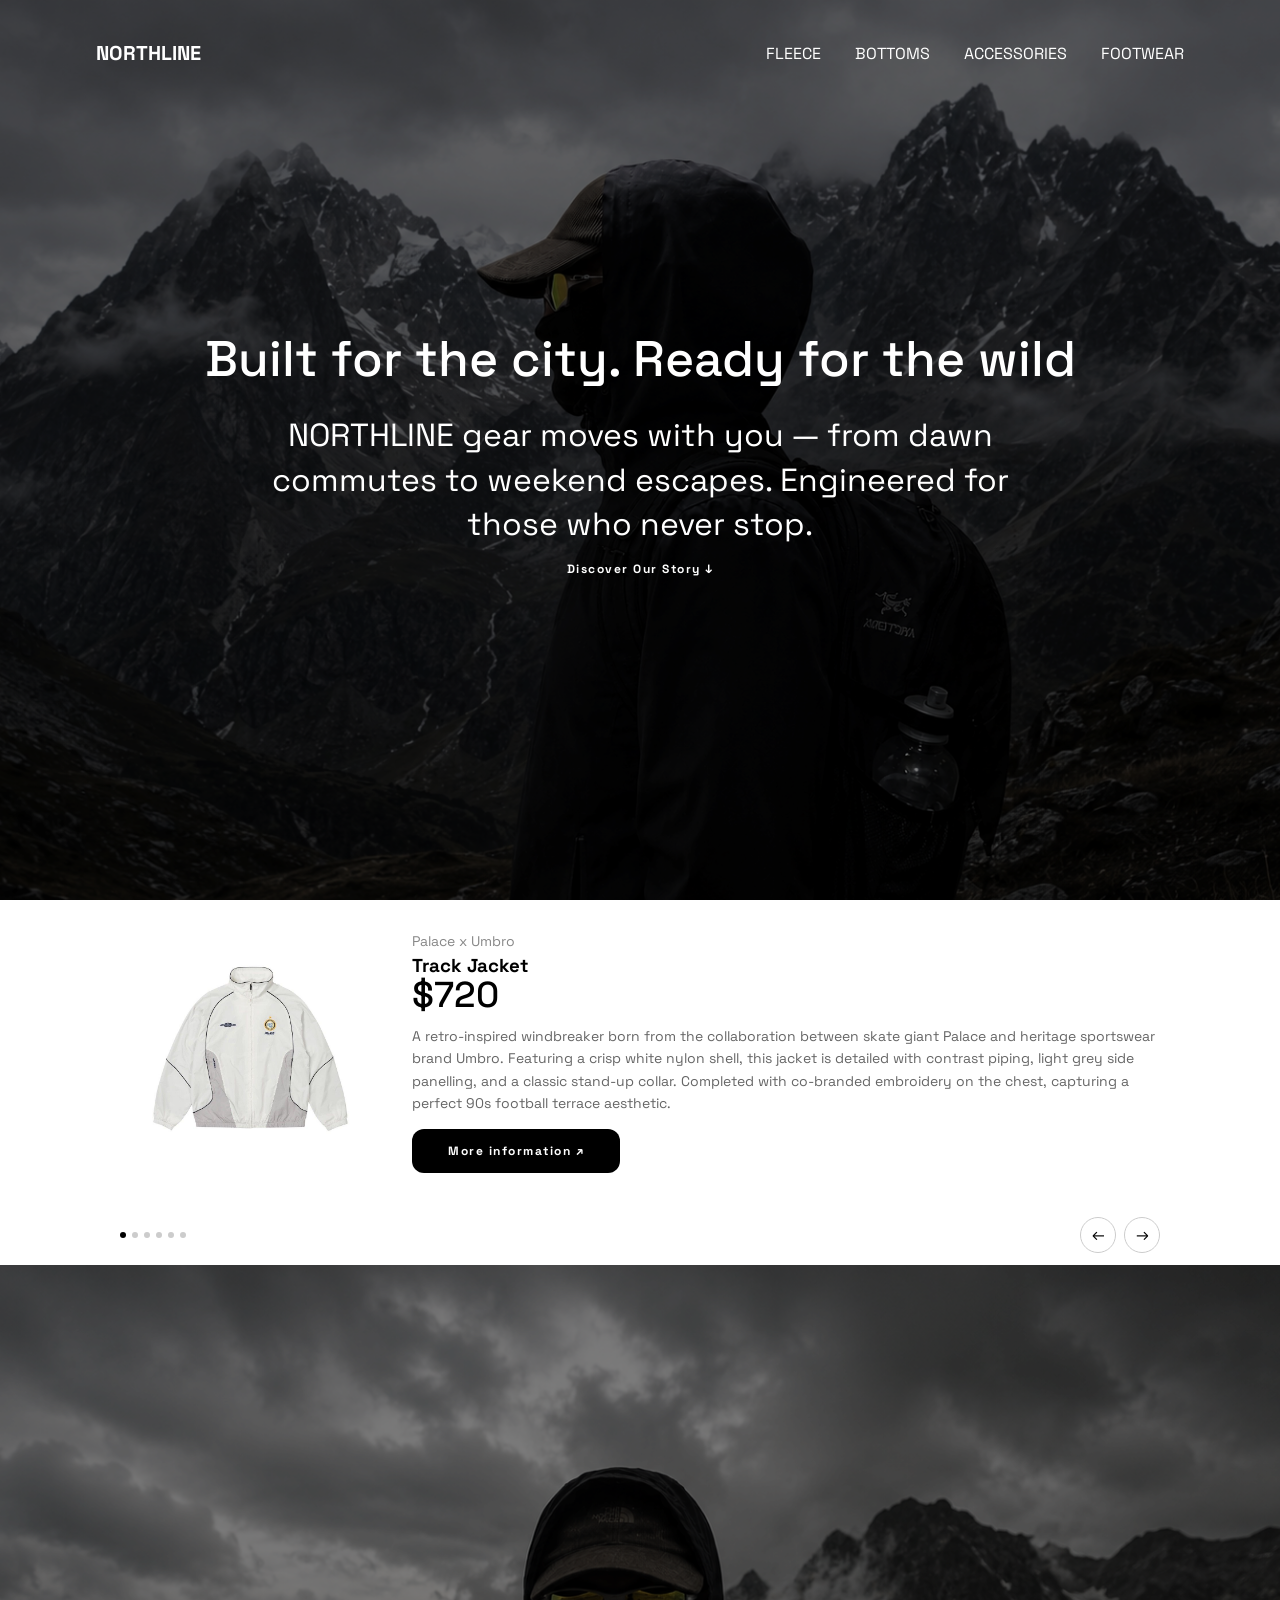
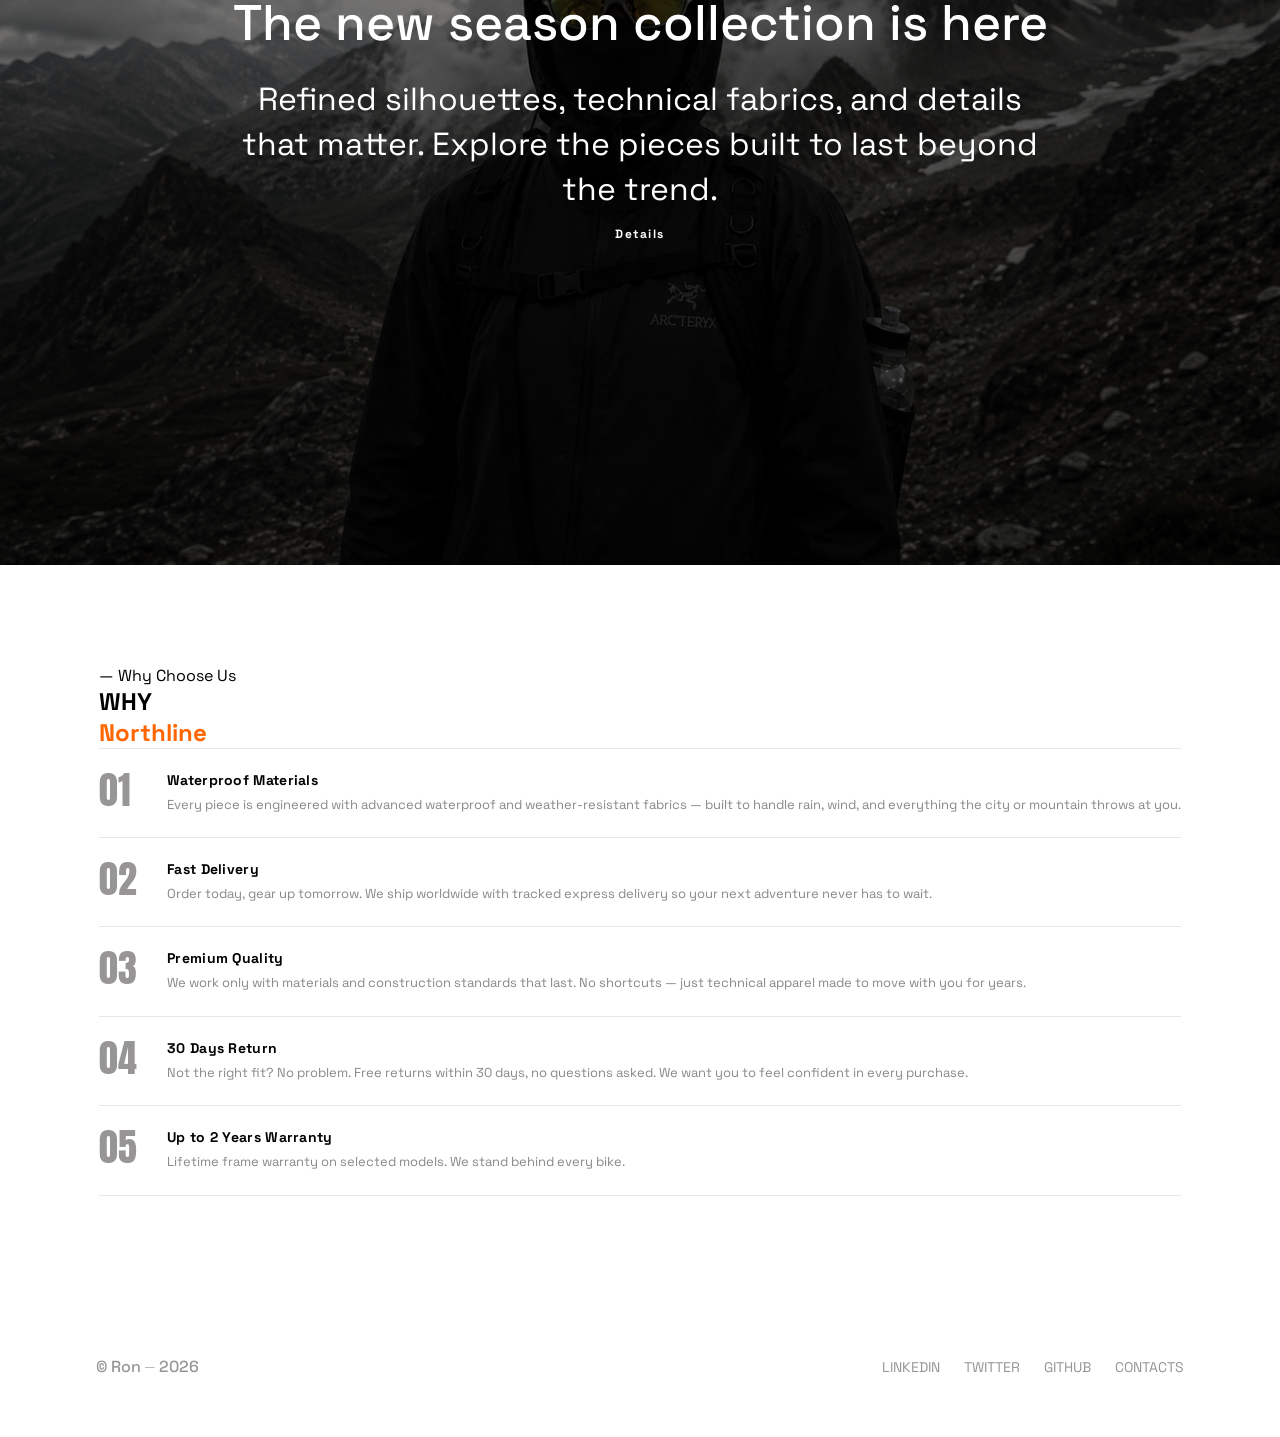
<file: index.html>
<!doctype html>
<html lang="en">
	<head>
		<meta charset="UTF-8" />
		<meta name="viewport" content="width=device-width, initial-scale=1.0" />
		<link rel="preconnect" href="https://fonts.googleapis.com" />
		<link rel="preconnect" href="https://fonts.gstatic.com" crossorigin />
		<link
			href="https://fonts.googleapis.com/css2?family=Space+Grotesk:wght@300;400;500;700&family=Anton&display=swap"
			rel="stylesheet"
		/>
		<title>NORTHLINE</title>
		<link rel="stylesheet" href="./scss/index/style.min.css" />
	</head>
	<body>
		<header class="header">
			<div class="container">
				<div class="header__container">
					<span class="header__logo">NORTHLINE</span>
					<nav class="header__nav">
						<ul class="header__list">
							<li class="header__item">
								<a href="./html/fleece.html" class="header__link">Fleece</a>
							</li>
							<li class="header__item">
								<a href="./html/bottoms.html" class="header__link">Bottoms</a>
							</li>
							<li class="header__item">
								<a href="./html/accessories.html" class="header__link"
									>Accessories</a
								>
							</li>
							<li class="header__item">
								<a href="./html/footwear.html" class="header__link">Footwear</a>
							</li>
						</ul>
					</nav>
				</div>
			</div>
		</header>

		<section class="hero reveal">
			<section class="hero__list"></section>
		</section>

		<section id="story" class="about reveal">
			<section class="container">
				<section class="about__wrapper">
					<div class="about__track" id="track"></div>
				</section>
				<section class="about__nav">
					<section class="about__dots" id="dots"></section>
					<div class="about__counter"></div>
					<section class="about__btns">
						<button class="about__prev" aria-label="Назад">←</button>
						<button class="about__next" aria-label="Вперёд">→</button>
					</section>
				</section>
			</section>
		</section>

		<section class="collection reveal">
			<section class="collection__list"></section>
		</section>

		<section class="values reveal">
			<div class="container">
				<div class="values-grid">
					<div class="reveal">
						<span class="tag">— Why Choose Us</span>
						<h2 class="section-title">
							WHY<br /><span class="accent">Northline</span>
						</h2>
						<ul class="values-list">
							<li class="value-item"></li>
						</ul>
					</div>
				</div>
			</div>
		</section>

		<footer class="footer">
			<div class="container">
				<div class="footer__container">
					<p class="footer__text">© Ron ⏤ 2026</p>
					<nav class="footer__links">
						<ul>
							<li><a href="#" class="footer__link">Linkedin</a></li>
							<li><a href="#" class="footer__link">Twitter</a></li>
							<li><a href="#" class="footer__link">Github</a></li>
							<li><a href="#" class="footer__link">Contacts</a></li>
						</ul>
					</nav>
				</div>
			</div>
		</footer>

		<!-- MODAL -->
		<div class="modal" id="product-modal">
			<div class="modal__overlay"></div>
			<div class="modal__window">
				<button class="modal__close">✕</button>
				<div class="modal__body"></div>
			</div>
		</div>

		<!-- SCRIPTS	 -->

		<script type="module" src="./js/index/pages/home.js"></script>
	</body>
</html>
</file>
<file: scss/index/style.min.css>
@import"https://fonts.googleapis.com/css2?family=Space+Grotesk:wght@300;400;500;700&family=Anton&display=swap";:root{--main-white: #ffffff;--main-black: #000000;--main-gray: #979595;--secondary-color: #63103a;--orange: #ff6600}.about{-webkit-animation:fadeDown .7s .4s ease both;animation:fadeDown .7s .4s ease both}.about__wrapper{overflow:hidden}.about__track{display:-webkit-box;display:-ms-flexbox;display:flex;-webkit-transition:-webkit-transform .5s ease-in-out;transition:-webkit-transform .5s ease-in-out;transition:transform .5s ease-in-out;transition:transform .5s ease-in-out, -webkit-transform .5s ease-in-out}.about__nav{-webkit-box-align:center;-ms-flex-align:center;align-items:center;display:-webkit-box;display:-ms-flexbox;display:flex;-webkit-box-pack:justify;-ms-flex-pack:justify;justify-content:space-between;padding:.75rem 1.5rem}.about__dots{display:-webkit-box;display:-ms-flexbox;display:flex;gap:6px}.about__dot{height:6px;width:6px;padding:0;background:#ccc;border:none;border-radius:50%;cursor:pointer}.about__dot.active{background:#000}.about__counter{color:#888;font-size:13px}.about__btns{display:-webkit-box;display:-ms-flexbox;display:flex;gap:8px}.about__prev,.about__next{height:36px;width:36px;font-size:16px;background:rgba(0,0,0,0);border:.5px solid #ccc;border-radius:50%;cursor:pointer}.about__prev:hover,.about__next:hover{background:#f5f5f5}.collection{overflow:hidden;position:relative;min-height:100vh;width:100%;color:var(--main-white)}.collection__img{position:absolute;z-index:0;height:100%;width:100%;-webkit-filter:brightness(0.5);filter:brightness(0.5);inset:0}.collection__img img{display:block;height:100%;width:100%;-o-object-fit:cover;object-fit:cover;-o-object-position:center;object-position:center}.collection::after{position:absolute;z-index:1;background:rgba(0,0,0,.4);content:"";inset:0}.collection__content{-webkit-box-align:center;-ms-flex-align:center;align-items:center;display:-webkit-box;display:-ms-flexbox;display:flex;-webkit-box-pack:center;-ms-flex-pack:center;justify-content:center;position:relative;z-index:2;min-height:100vh;width:100%;padding:80px 16px 60px;text-align:center;-webkit-box-orient:vertical;-webkit-box-direction:normal;-ms-flex-direction:column;flex-direction:column}.collection__title{max-width:1000px;margin:0 0 24px 0;font-size:50px;font-weight:500;line-height:1.2;-webkit-animation:fadeDown .7s .2s ease both;animation:fadeDown .7s .2s ease both}.collection__text{max-width:800px;color:var(--main-white);font-size:32px;font-weight:400;line-height:1.4;-webkit-animation:fadeDown .7s .4s ease both;animation:fadeDown .7s .4s ease both}.footer{padding:60px 0;border-top:1px solid ease(var(--main-gray), 0.2);-webkit-animation:fadeDown .6s ease both;animation:fadeDown .6s ease both}.footer__container{-webkit-box-align:center;-ms-flex-align:center;align-items:center;display:-webkit-box;display:-ms-flexbox;display:flex;-webkit-box-pack:justify;-ms-flex-pack:justify;justify-content:space-between}.footer__text{color:var(--main-gray);font-weight:500}.footer__links ul{display:-webkit-box;display:-ms-flexbox;display:flex;gap:24px}.footer__link{color:var(--main-gray);font-size:14px;text-decoration:none;text-transform:uppercase;-webkit-transition:color .2s ease;transition:color .2s ease}.footer__link:hover{color:var(--secondary-color)}.header{-webkit-box-align:center;-ms-flex-align:center;align-items:center;display:-webkit-box;display:-ms-flexbox;display:flex;left:0;position:absolute;top:0;z-index:100;width:100%;padding:40px 0 0 0;background:rgba(0,0,0,0);-webkit-animation:fadeDown .6s ease both;animation:fadeDown .6s ease both}.header__container{-webkit-box-align:center;-ms-flex-align:center;align-items:center;display:-webkit-box;display:-ms-flexbox;display:flex;-webkit-box-pack:justify;-ms-flex-pack:justify;justify-content:space-between;width:100%}.header__logo{color:var(--main-white);font-size:20px;font-weight:700;text-transform:uppercase}.header__list{display:-webkit-box;display:-ms-flexbox;display:flex;gap:34px}.header__link{position:relative;color:inherit;color:var(--main-white);font-size:16px;text-decoration:none;text-transform:uppercase}.header__link::after{bottom:-5px;left:0;position:absolute;height:2px;width:100%;background:var(--secondary-color);-webkit-transition:-webkit-transform .3s ease;transition:-webkit-transform .3s ease;transition:transform .3s ease;transition:transform .3s ease, -webkit-transform .3s ease;content:"";-webkit-transform:scaleX(0);transform:scaleX(0)}.header__link:hover::after{-webkit-transform:scaleX(1);transform:scaleX(1)}.hero{overflow:hidden;position:relative;min-height:100vh;width:100%;color:var(--main-white)}.hero__img{position:absolute;z-index:0;height:100%;width:100%;-webkit-filter:brightness(0.5);filter:brightness(0.5);inset:0}.hero__img img{display:block;height:100%;width:100%;-o-object-fit:cover;object-fit:cover;-o-object-position:center;object-position:center}.hero::after{position:absolute;z-index:1;background:-webkit-gradient(linear, left top, left bottom, from(rgba(0, 0, 0, 0.55)), color-stop(60%, rgba(0, 0, 0, 0.25)), to(rgba(0, 0, 0, 0.1)));background:linear-gradient(to bottom, rgba(0, 0, 0, 0.55) 0%, rgba(0, 0, 0, 0.25) 60%, rgba(0, 0, 0, 0.1) 100%);content:"";inset:0}.hero__content{-webkit-box-align:center;-ms-flex-align:center;align-items:center;display:-webkit-box;display:-ms-flexbox;display:flex;-webkit-box-pack:center;-ms-flex-pack:center;justify-content:center;position:relative;z-index:2;min-height:100vh;width:100%;padding:80px 16px 60px;text-align:center;-webkit-box-orient:vertical;-webkit-box-direction:normal;-ms-flex-direction:column;flex-direction:column}.hero__title{max-width:1000px;margin:0 0 24px 0;font-size:50px;font-weight:500;line-height:1.2;-webkit-animation:fadeDown .7s .2s ease both;animation:fadeDown .7s .2s ease both}.hero__text{max-width:800px;color:var(--main-white);font-size:32px;font-weight:400;line-height:1.4;-webkit-animation:fadeDown .7s .4s ease both;animation:fadeDown .7s .4s ease both}.modal{-webkit-box-align:center;-ms-flex-align:center;align-items:center;display:none;-webkit-box-pack:center;-ms-flex-pack:center;justify-content:center;position:fixed;z-index:9999;inset:0}.modal.modal--open{display:-webkit-box;display:-ms-flexbox;display:flex}.modal__overlay{position:absolute;background:rgba(0,0,0,.55);inset:0}.modal__window{overflow:auto;position:relative;z-index:1;height:min(100%,730px);width:min(100%,1100px);padding:40px 32px 32px;background:#fff;border-radius:20px;-webkit-box-shadow:0 24px 80px rgba(0,0,0,.18);box-shadow:0 24px 80px rgba(0,0,0,.18)}.modal__close{position:absolute;right:16px;top:16px;color:#111;font-size:24px;background:rgba(0,0,0,0);border:none;cursor:pointer}.modal__body{-webkit-box-align:start;-ms-flex-align:start;align-items:flex-start;display:-webkit-box;display:-ms-flexbox;display:flex;-webkit-box-orient:horizontal;-webkit-box-direction:normal;-ms-flex-direction:row;flex-direction:row;gap:40px}.modal__gallery{position:relative;width:650px;-ms-flex-negative:0;flex-shrink:0}.modal__slides{overflow:hidden;border-radius:14px}.modal__slide{display:none;height:620px;width:100%;border-radius:14px;outline:1px solid rgba(0,0,0,.08);-o-object-fit:cover;object-fit:cover}.modal__slide--active{display:block}.modal__arrow{position:absolute;top:50%;z-index:2;height:38px;width:38px;font-size:16px;background:hsla(0,0%,100%,.92);border:none;border-radius:50%;-webkit-box-shadow:0 2px 10px rgba(0,0,0,.12);box-shadow:0 2px 10px rgba(0,0,0,.12);-webkit-transition:background .2s;transition:background .2s;cursor:pointer;-webkit-transform:translateY(-50%);transform:translateY(-50%)}.modal__arrow:hover{background:#fff}.modal__arrow--prev{left:10px}.modal__arrow--next{right:10px}.modal__dots{display:-webkit-box;display:-ms-flexbox;display:flex;-webkit-box-pack:center;-ms-flex-pack:center;justify-content:center;margin-top:12px;gap:6px}.modal__dot{height:6px;width:6px;padding:0;background:#ccc;border:none;border-radius:50%;-webkit-transition:background .2s,-webkit-transform .2s;transition:background .2s,-webkit-transform .2s;transition:background .2s,transform .2s;transition:background .2s,transform .2s,-webkit-transform .2s;cursor:pointer}.modal__dot--active{background:#111;-webkit-transform:scale(1.4);transform:scale(1.4)}.modal__info{min-width:0;padding-top:8px;-webkit-box-flex:1;-ms-flex:1;flex:1}.modal__brand{margin:0;color:#777;font-size:12px;letter-spacing:.2em;text-transform:uppercase}.modal__title{margin:.25rem 0 0;color:#111;font-size:26px;line-height:1.15}.modal__price{margin:.5rem 0 0;color:#222;font-size:18px;font-weight:700}.modal__desc{margin:.75rem 0 0;color:#444;font-size:15px;line-height:1.7}.product-card{-webkit-box-align:center;-ms-flex-align:center;align-items:center;display:-webkit-box;display:-ms-flexbox;display:flex;min-width:100%;padding:2rem 1.5rem;-webkit-box-sizing:border-box;box-sizing:border-box;gap:32px}.product-card__info{-webkit-box-flex:1;-ms-flex:1;flex:1}.product-card__brand{margin:0 0 4px;color:#888;font-size:14px}.product-card__price{margin:0 0 12px;font-size:36px;font-weight:500;line-height:1}.product-card__desc{margin:0 0 14px;color:#666;font-size:14px;line-height:1.6}.product-card__link{display:inline-block;padding:14px 36px;color:#fff;font-size:12px;font-weight:700;letter-spacing:1.5px;text-decoration:none;background:var(--main-black);border:none;border-radius:12px;-webkit-transition:background .25s,-webkit-transform .15s;transition:background .25s,-webkit-transform .15s;transition:background .25s,transform .15s;transition:background .25s,transform .15s,-webkit-transform .15s;cursor:pointer}.product-card__link:hover{background:var(--secondary-color);-webkit-transform:translateY(-1px);transform:translateY(-1px)}.product-card__img{-webkit-box-align:center;-ms-flex-align:center;align-items:center;display:-webkit-box;display:-ms-flexbox;display:flex;-webkit-box-pack:center;-ms-flex-pack:center;justify-content:center;height:200px;width:260px;background:#fff;border-radius:12px;-ms-flex-negative:0;flex-shrink:0}.product-card__img img{height:100%;width:100%;border-radius:12px;-o-object-fit:contain;object-fit:contain}.values{padding:100px 40px}.values-grid{display:grid;max-width:var(--container);margin:0 auto;grid-template-columns:1fr;justify-items:center;gap:72px}.values-list{list-style:none}.values-visual{-webkit-box-align:center;-ms-flex-align:center;align-items:center;display:-webkit-box;display:-ms-flexbox;display:flex;-webkit-box-pack:center;-ms-flex-pack:center;justify-content:center;overflow:hidden;position:relative;height:500px;background:var(--primary);border-radius:4px}.values-visual-bg{position:absolute;color:hsla(0,0%,100%,.03);font-family:"Anton",sans-serif;font-size:140px;letter-spacing:4px;-webkit-user-select:none;-moz-user-select:none;-ms-user-select:none;user-select:none}.section-title .accent{color:var(--orange)}.value-item{-webkit-box-align:start;-ms-flex-align:start;align-items:flex-start;display:-webkit-box;display:-ms-flexbox;display:flex;padding:22px 0;border-bottom:1px solid rgba(26,27,30,.1);-webkit-transition:background .2s;transition:background .2s;gap:20px}.value-item:first-child{border-top:1px solid rgba(26,27,30,.1)}.value-item:hover .value-num{color:var(--orange) !important}.value-num{min-width:48px;color:var(--main-gray);font-family:"Anton",sans-serif;font-size:38px;line-height:1;-webkit-transition:color .2s;transition:color .2s}.value-text strong{display:block;margin-bottom:5px;color:var(--primary);font-size:14px;font-weight:700;letter-spacing:.3px}.value-text p{color:#888;font-size:13px;line-height:1.65}*,*::before,*::after{margin:0;padding:0;-webkit-box-sizing:border-box;box-sizing:border-box}html{font-family:"Space Grotesk",sans-serif;scroll-behavior:smooth}body{overflow-x:hidden;color:var(--main-black);background-color:var(--main-white);background-image:none}input,button,textarea,select{font-family:inherit}ul{list-style-type:none}@-webkit-keyframes fadeDown{from{-webkit-transform:translateY(-20px);transform:translateY(-20px);opacity:0}to{-webkit-transform:translateY(0);transform:translateY(0);opacity:1}}@keyframes fadeDown{from{-webkit-transform:translateY(-20px);transform:translateY(-20px);opacity:0}to{-webkit-transform:translateY(0);transform:translateY(0);opacity:1}}.reveal{-webkit-transition:opacity .8s ease,-webkit-transform .8s ease;transition:opacity .8s ease,-webkit-transform .8s ease;transition:opacity .8s ease,transform .8s ease;transition:opacity .8s ease,transform .8s ease,-webkit-transform .8s ease;-webkit-transform:translateY(40px);transform:translateY(40px);opacity:0}.reveal.in{-webkit-transform:translateY(0);transform:translateY(0);opacity:1}.btn{display:inline-block;padding:14px 36px;color:#fff;font-size:12px;font-weight:700;letter-spacing:1.5px;text-decoration:none;border:none;border-radius:2px;-webkit-animation:fadeDown .6s ease both;animation:fadeDown .6s ease both;-webkit-transition:background .25s,-webkit-transform .15s;transition:background .25s,-webkit-transform .15s;transition:background .25s,transform .15s;transition:background .25s,transform .15s,-webkit-transform .15s;cursor:pointer}.btn{display:inline-block;padding:14px 36px;color:#fff;font-size:12px;font-weight:700;letter-spacing:1.5px;text-decoration:none;border:none;border-radius:2px;-webkit-animation:fadeDown .6s ease both;animation:fadeDown .6s ease both;-webkit-transition:background .25s,-webkit-transform .15s;transition:background .25s,-webkit-transform .15s;transition:background .25s,transform .15s;transition:background .25s,transform .15s,-webkit-transform .15s;cursor:pointer}.btn:hover{background:var(--red);-webkit-transform:translateY(-1px);transform:translateY(-1px)}.btn-dark{display:inline-block;padding:16px 44px;color:#fff;font-size:12px;font-weight:700;letter-spacing:1.5px;text-decoration:none;background:var(--primary);border:none;border-radius:2px;-webkit-transition:background .25s,-webkit-transform .15s;transition:background .25s,-webkit-transform .15s;transition:background .25s,transform .15s;transition:background .25s,transform .15s,-webkit-transform .15s;cursor:pointer}.btn-dark:hover{background:var(--red);-webkit-transform:translateY(-1px);transform:translateY(-1px)}.container{max-width:1120px;width:100%;margin:0 auto;padding:0 16px}.reveal{-webkit-transition:opacity .7s ease,-webkit-transform .7s ease;transition:opacity .7s ease,-webkit-transform .7s ease;transition:opacity .7s ease,transform .7s ease;transition:opacity .7s ease,transform .7s ease,-webkit-transform .7s ease;-webkit-transform:translateY(40px);transform:translateY(40px);opacity:0}.reveal.in{-webkit-transform:translateY(0);transform:translateY(0);opacity:1}
</file>
